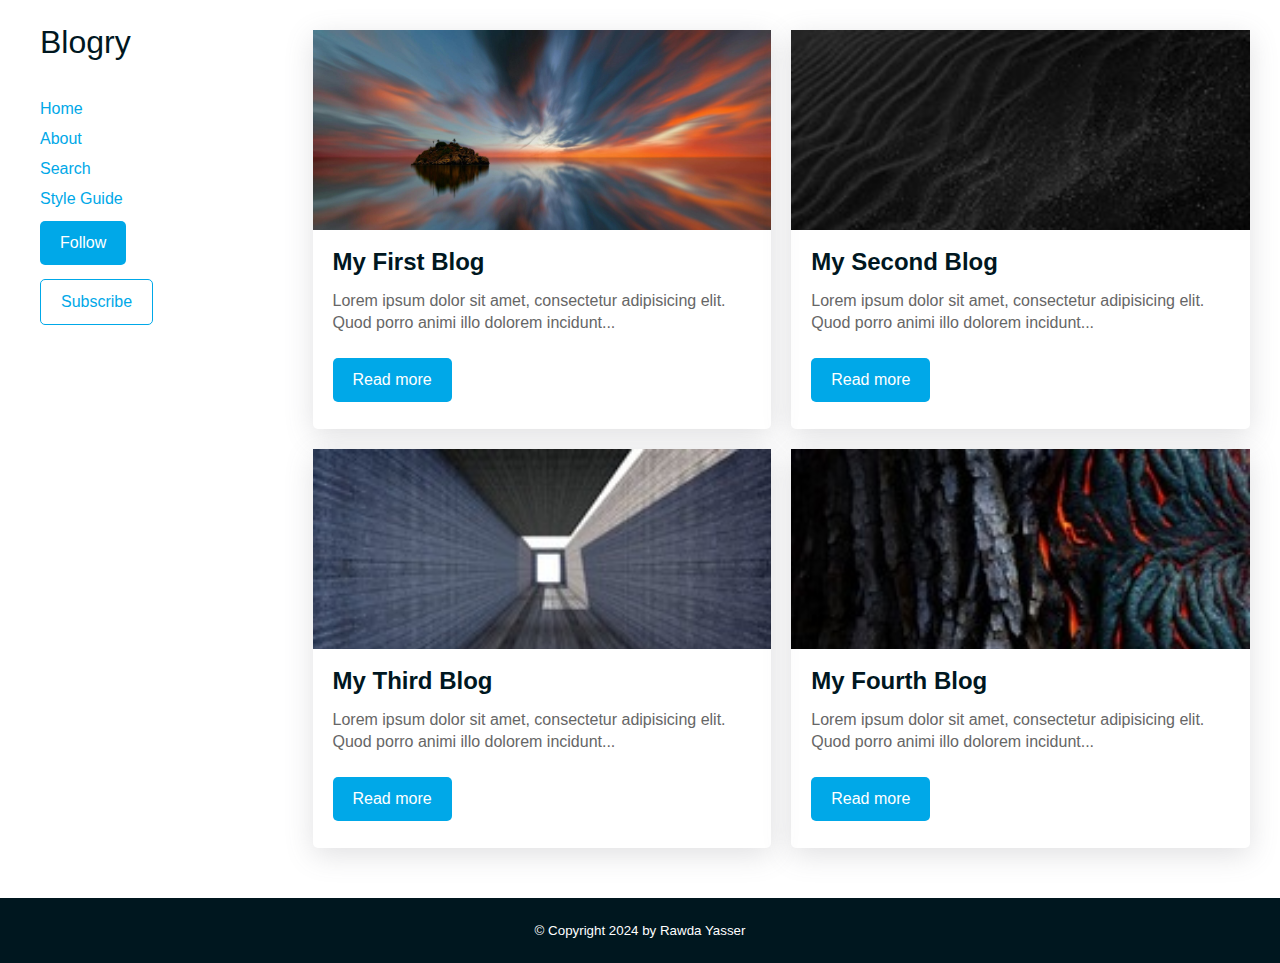
<file: index.html>
<!DOCTYPE html>
<html lang="en">

<head>
    <meta charset="UTF-8">
    <meta http-equiv="X-UA-Compatible" content="IE=edge">
    <meta name="viewport" content="width=device-width, initial-scale=1.0">
    <title>Blogry | Home</title>
    <link rel="stylesheet" href="./styles/index.css">
</head>

<body>
    <div class="grid-container">
        <div class="side-bar">
            <h1 class="brand">Blogry</h1>
            <nav>
                <ul>
                    <div class="nav-links">
                        <li>
                            <a href="#">Home</a>
                        </li>
                        <li>
                            <a href="#">About</a>
                        </li>
                        <li>
                            <a href="#">Search</a>
                        </li>
                        <li>
                            <a href="style-guide.html">Style Guide</a>
                        </li>
                    </div>
                    <div class="social">
                        <li>
                            <a href="#" class="btn btn-primary">Follow</a>
                        </li>
                        <li>
                            <a href="#" class="btn btn-outline">Subscribe</a>
                        </li>
                    </div>
                </ul>
            </nav>
        </div>
        <main class="flex-container">
            <article class="card" id="article-1">
                <div class="card-thumbnail"></div>
                <div class="card-content">
                    <h2>My First Blog</h2>

                    <p>
                        Lorem ipsum dolor sit amet, consectetur adipisicing elit. Quod porro animi illo dolorem
                        incidunt...
                    </p>
                    <a href="./blog-post.html" class="btn btn-primary">Read more</a>
                </div>
            </article>
            <article class="card" id="article-2">
                <div class="card-thumbnail"></div>
                <div class="card-content">
                    <h2>My Second Blog</h2>

                    <p>
                        Lorem ipsum dolor sit amet, consectetur adipisicing elit. Quod porro animi illo dolorem
                        incidunt...
                    </p>
                    <a href="./blog-post.html" class="btn btn-primary">Read more</a>
                </div>
            </article>
            <article class="card" id="article-3">
                <div class="card-thumbnail"></div>
                <div class="card-content">
                    <h2>My Third Blog</h2>

                    <p>
                        Lorem ipsum dolor sit amet, consectetur adipisicing elit. Quod porro animi illo dolorem
                        incidunt...
                    </p>
                    <a href="./blog-post.html" class="btn btn-primary">Read more</a>
                </div>
            </article>
            <article class="card" id="article-4">
                <div class="card-thumbnail"></div>
                <div class="card-content">
                    <h2>My Fourth Blog</h2>

                    <p>
                        Lorem ipsum dolor sit amet, consectetur adipisicing elit. Quod porro animi illo dolorem
                        incidunt...
                    </p>
                    <a href="./blog-post.html" class="btn btn-primary">Read more</a>
                </div>
            </article>
        </main>
    </div>
    <footer>
        <small>© Copyright 2024 by Rawda Yasser</small>
    </footer>
</body>

</html>
</file>
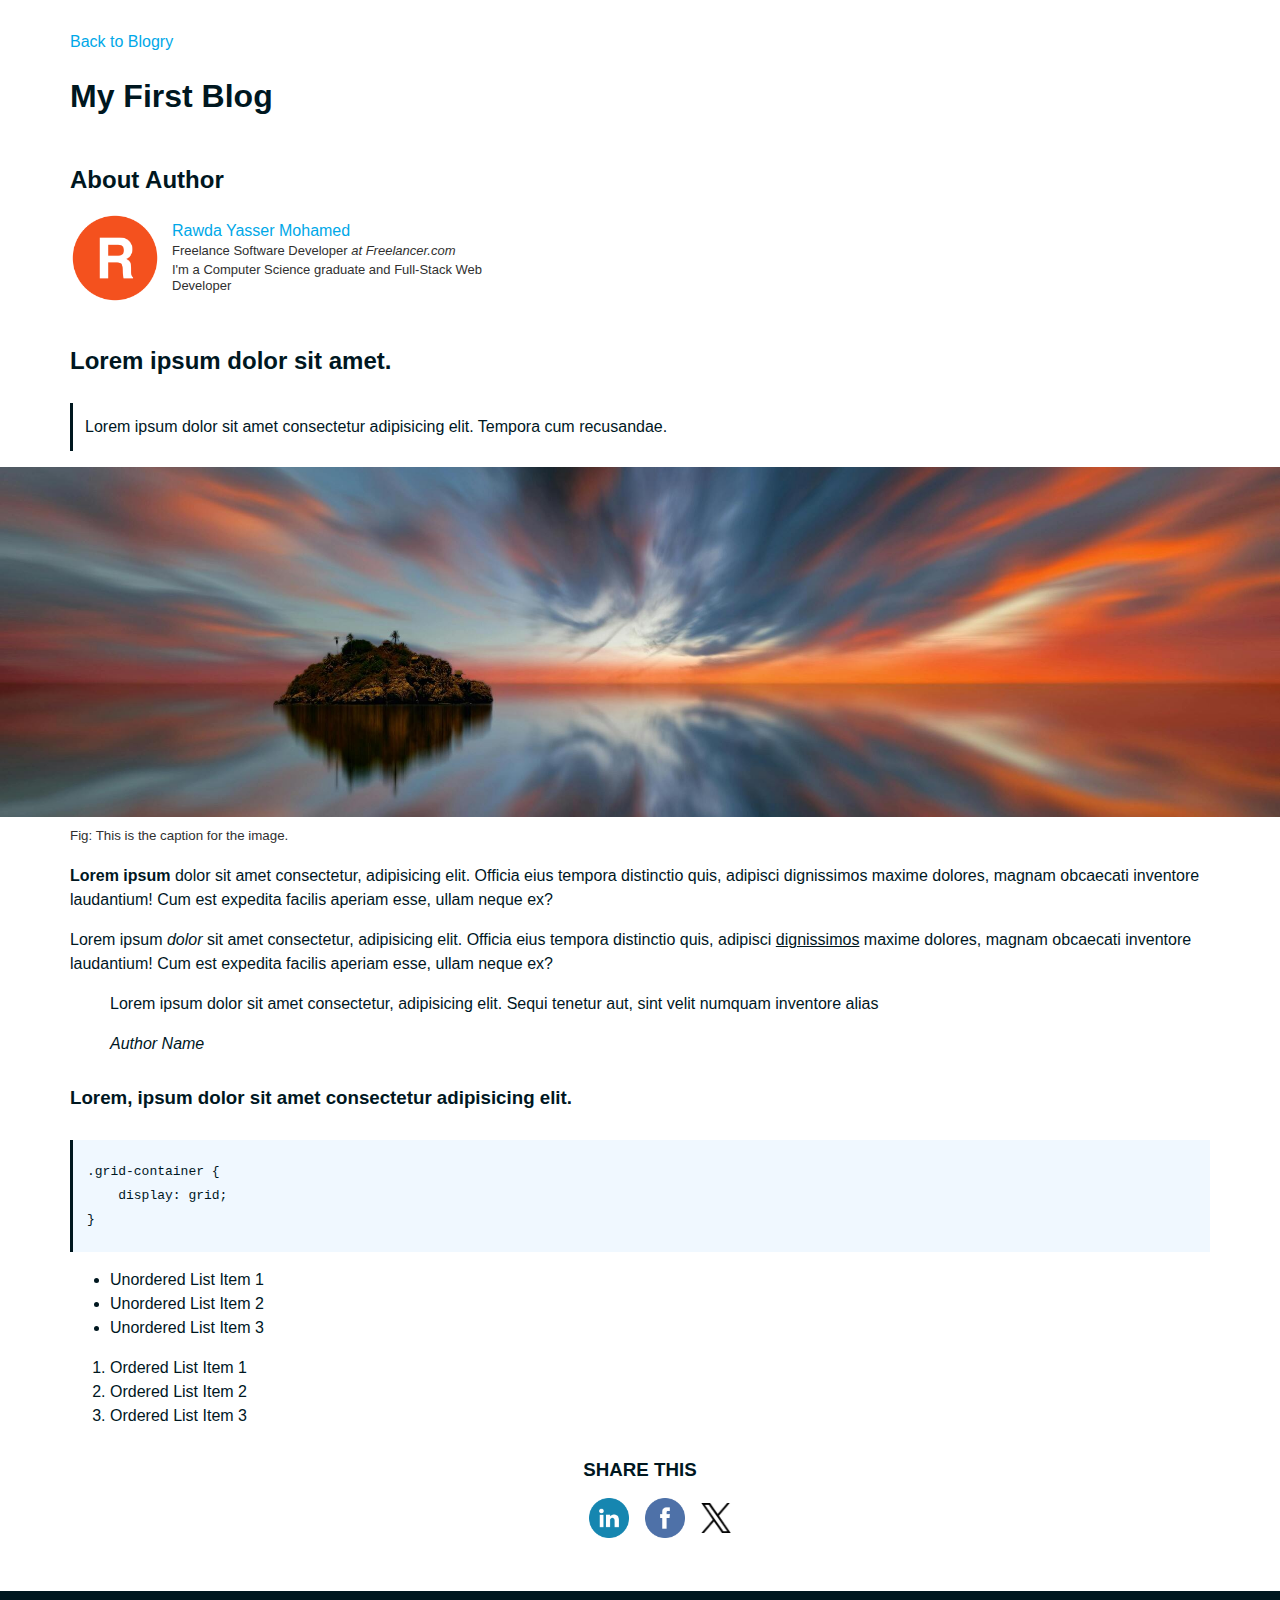
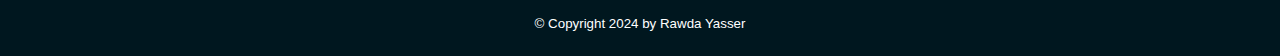
<file: blog-post.html>
<!DOCTYPE html>
<html lang="en">

<head>
    <meta charset="UTF-8">
    <meta http-equiv="X-UA-Compatible" content="IE=edge">
    <meta name="viewport" content="width=device-width, initial-scale=1.0">
    <link rel="stylesheet" href="./styles/blog-post.css">
    <title>Blogry | My First Blog</title>

</head>

<body>
    <a href="./index.html">Back to Blogry</a>
    <h1>My First Blog</h1>
    <h2 class="about-author">About Author</h2>
    <div class="avatar-container">

        <img src="assets/R-letter.png" alt="Rawda Yasser Author thumbnail" width="90" height="90">
        <div class="avatar-description-container">
            <a href="#" class="author-name">Rawda Yasser Mohamed</a>
            <p class="author-title">Freelance Software Developer <span class="author-company">at Freelancer.com</span>
            </p>

            <p class="author-bio">I'm a Computer Science graduate and Full-Stack Web Developer</p>

        </div>
    </div>
    <main>
        <h2>Lorem ipsum dolor sit amet.</h2>
        <p class="border-left">Lorem ipsum dolor sit amet consectetur adipisicing elit. Tempora cum recusandae.</p>
        <figure class="bg-abstract-container">
            <div class="bg-abstract"></div>
            <figcaption class="caption">Fig: This is the caption for the image.</figcaption>
        </figure>
        <p><span class="bold">Lorem ipsum</span> dolor sit amet consectetur, adipisicing elit. Officia eius tempora
            distinctio quis, adipisci
            dignissimos maxime dolores, magnam obcaecati inventore laudantium! Cum est expedita facilis aperiam esse,
            ullam neque ex?</p>
        <p>Lorem ipsum <span class="italic">dolor</span> sit amet consectetur, adipisicing elit. Officia eius tempora
            distinctio quis, adipisci
            <u class="underlined">dignissimos</u> maxime dolores, magnam obcaecati inventore laudantium! Cum est
            expedita facilis aperiam esse,
            ullam neque ex?
        </p>
        <blockquote>
            <p>Lorem ipsum dolor sit amet consectetur, adipisicing elit. Sequi tenetur aut, sint velit numquam inventore
                alias</p>

            <cite>Author Name</cite>
        </blockquote>
        <h3>Lorem, ipsum dolor sit amet consectetur adipisicing elit.</h3>
        <code>
        <pre>
.grid-container {
    display: grid;
}
</pre>
        </code>

        <ul>
            <li>Unordered List Item 1</li>
            <li>Unordered List Item 2</li>
            <li>Unordered List Item 3</li>
        </ul>
        <ol>
            <li>Ordered List Item 1</li>
            <li>Ordered List Item 2</li>
            <li>Ordered List Item 3</li>
        </ol>

        <section class="share">
            <h3>Share This</h3>
            <ul>
                <li class="share-item"><img src="./assets/social-media/linkedin.png" alt="share on linkedin icon"
                        height="40"></li>
                <li class="share-item"><img src="./assets/social-media/facebook.png" alt="share on facebook icon"
                        height="40"></li>
                <li class="share-item"><img src="./assets/social-media/x.png" alt="share on x icon" height="30"></li>
            </ul>
        </section>
    </main>
    <footer>
        <small>© Copyright 2024 by Rawda Yasser</small>
    </footer>
</body>

</html>
</file>
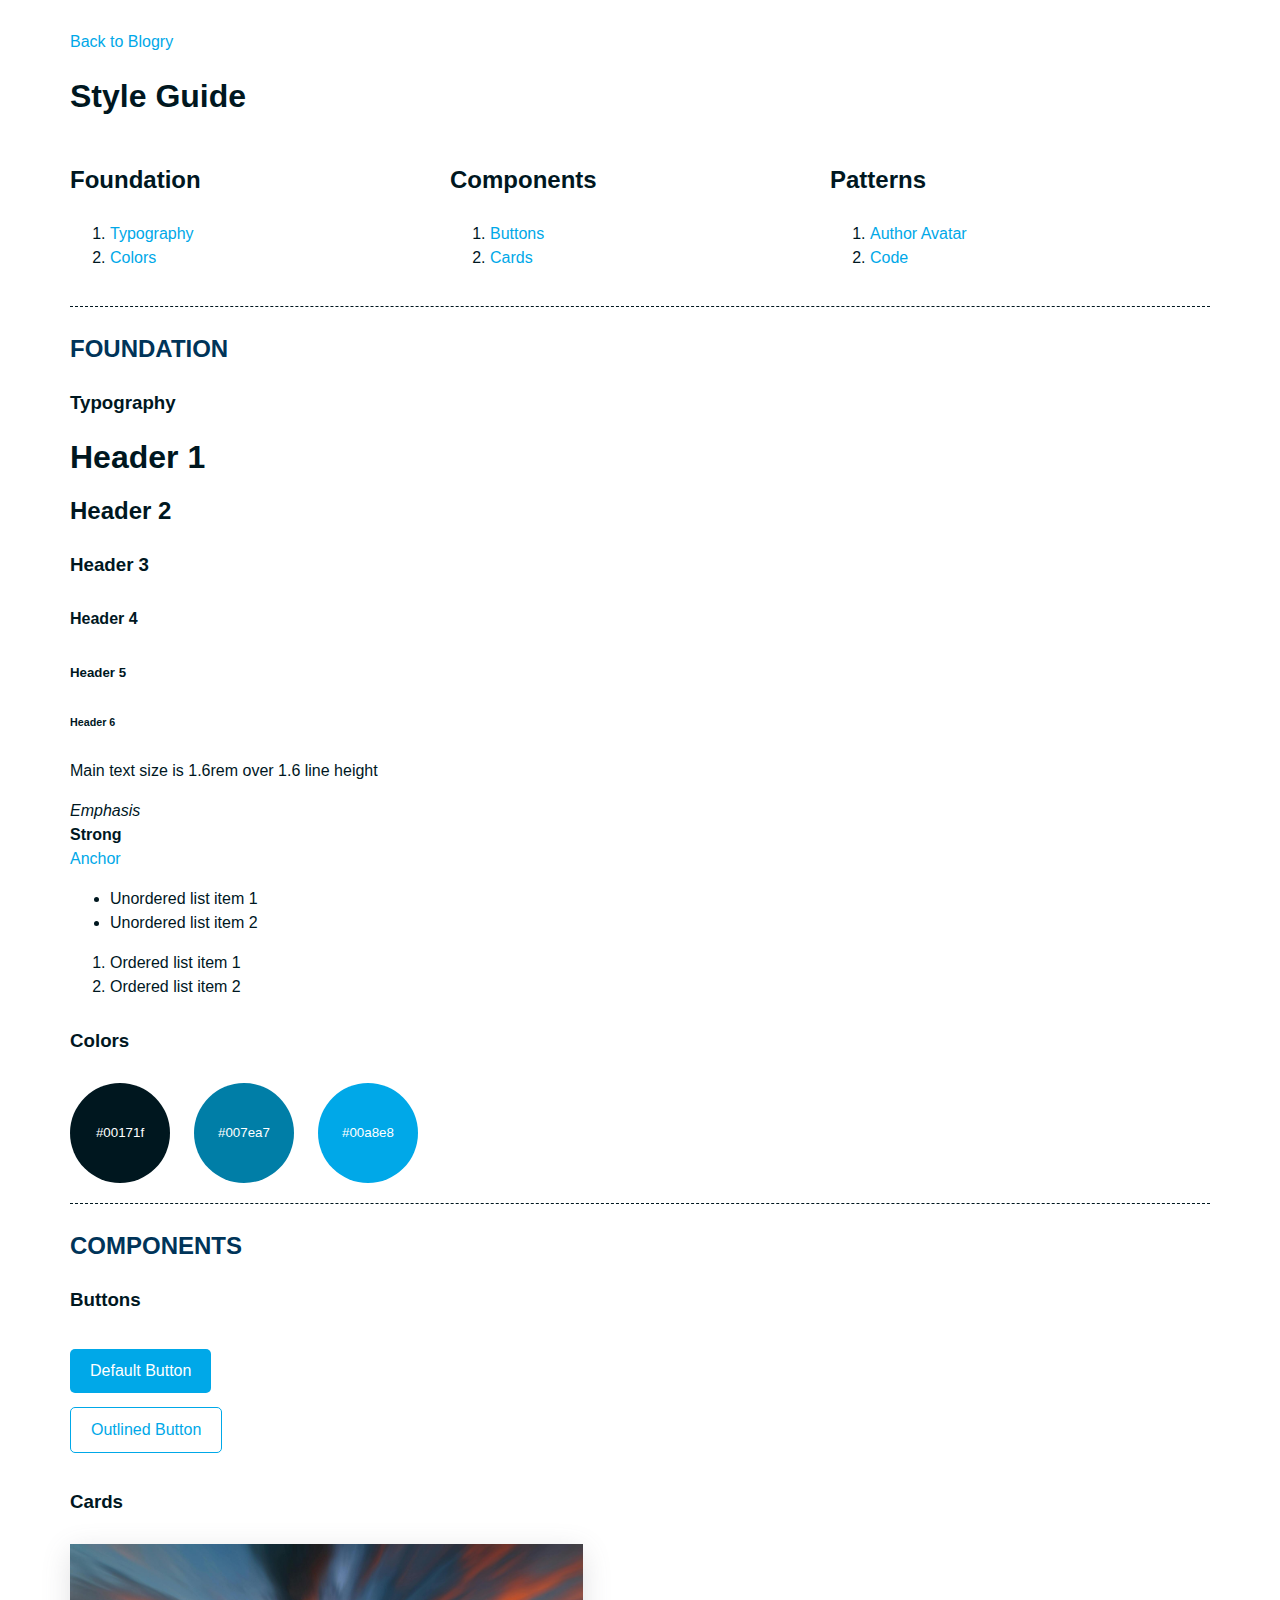
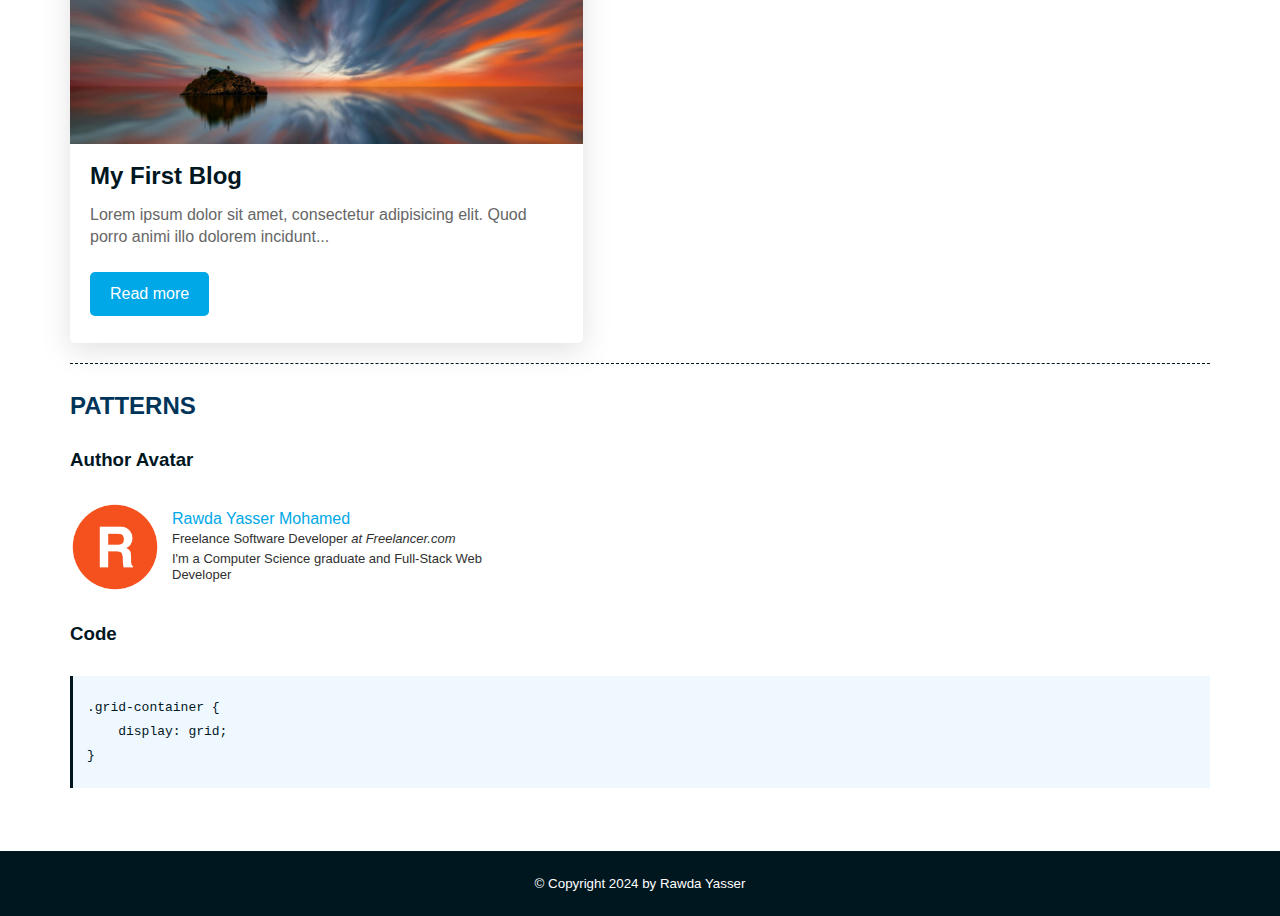
<file: style-guide.html>
<!DOCTYPE html>
<html lang="en">

<head>
    <meta charset="UTF-8">
    <meta http-equiv="X-UA-Compatible" content="IE=edge">
    <meta name="viewport" content="width=device-width, initial-scale=1.0">
    <link rel="stylesheet" href="./styles/style-guide.css">
    <title>Blogry | Style Guide</title>

</head>

<body>
    <a href="./index.html">Back to Blogry</a>
    <h1>Style Guide</h1>
    <div class="header grid-container">
        <section class="header-item">
            <h2>Foundation</h2>
            <ol>
                <li>
                    <a href="#typography">Typography</a>
                </li>
                <li>
                    <a href="#colors">Colors</a>
                </li>
            </ol>
        </section>
        <section class="header-item">
            <h2>Components</h2>
            <ol>
                <li>
                    <a href="#buttons">Buttons</a>
                </li>
                <li>
                    <a href="#cards">Cards</a>
                </li>
            </ol>
        </section>
        <section class="header-item">
            <h2>Patterns</h2>
            <ol>
                <li>
                    <a href="#author-avatar">Author Avatar</a>
                </li>
                <li>
                    <a href="#code">Code</a>
                </li>
            </ol>
        </section>
    </div>
    <main>

        <section class="style-item">
            <h2 class="style-item-header">Foundation</h2>
            <div id="typography">
                <h3>Typography</h3>
                <div class="typography-content">
                    <h1>Header 1</h1>
                    <h2>Header 2</h2>
                    <h3>Header 3</h3>
                    <h4>Header 4</h4>
                    <h5>Header 5</h5>
                    <h6>Header 6</h6>
                    <p>Main text size is 1.6rem over 1.6 line height</p>
                    <em>Emphasis</em>
                    <br>
                    <strong>Strong</strong>
                    <br>
                    <a href="#">Anchor</a>

                    <ul>
                        <li>Unordered list item 1</li>
                        <li>Unordered list item 2</li>
                    </ul>
                    <ol>
                        <li>Ordered list item 1</li>
                        <li>Ordered list item 2</li>
                    </ol>
                </div>
            </div>
            <div id="colors" class="colors-wrap">

                <h3>Colors</h3>
                <div class="colors-container">
                    <div class="colors-item text-color">#00171f</div>
                    <div class="colors-item link-color">#007ea7</div>
                    <div class="colors-item link-hover-color">#00a8e8</div>
                </div>
            </div>
        </section>
        <section class="style-item">
            <h2 class="style-item-header">Components</h2>
            <div class="bottons-wrap" id="buttons">
                <h3>Buttons</h3>
                <div class="bottons-container">
                    <a href="#" class="btn btn-primary">Default Button</a>
                    <br>
                    <a href="#" class="btn btn-outline">Outlined Button</a>
                </div>
            </div>
            <div id="cards">
                <h3>Cards</h3>
                <div class="card-container">
                    <article class="card" id="article-1">
                        <div class="card-thumbnail"></div>
                        <div class="card-content">
                            <h2>My First Blog</h2>

                            <p>
                                Lorem ipsum dolor sit amet, consectetur adipisicing elit. Quod porro animi illo dolorem
                                incidunt...
                            </p>
                            <a href="./blog-post.html" class="btn btn-primary">Read more</a>
                        </div>
                    </article>
                </div>
            </div>
        </section>
        <section class="style-item">
            <h2 class="style-item-header">Patterns</h2>
            <div id="author-avatar">
                <h3>Author Avatar</h3>
                <div class="avatar-container">

                    <img src="assets/R-letter.png" alt="Rawda Yasser Author thumbnail" width="90" height="90">
                    <div class="avatar-description-container">
                        <a href="#" class="author-name">Rawda Yasser Mohamed</a>
                        <p class="author-title">Freelance Software Developer <span class="author-company">at
                                Freelancer.com</span>
                        </p>

                        <p class="author-bio">I'm a Computer Science graduate and Full-Stack Web Developer</p>

                    </div>
                </div>
            </div>
            <div id="code">
                <h3>Code</h3>
                <div class="code-item-container">
                    <code class="code-item">
                        <pre>
.grid-container {
    display: grid;
}
</pre>
                        </code>

                </div>
            </div>
        </section>

    </main>
    <footer>
        <small>© Copyright 2024 by Rawda Yasser</small>
    </footer>
</body>

</html>
</file>
<file: styles/index.css>
@import url(./general.css);
@import url(./footer.css);
@import url(./side-bar.css);

/* General
-----------------------*/

.grid-container {
    display: grid;
    grid-template-columns: 1fr 3fr;
    padding: 30px 30px 0 0;
}

.underlined {
    text-decoration: underline;
}

/* Main
-----------------------*/

.flex-container {
    display: flex;
    flex-wrap: wrap;
    gap: 20px;
    /* margin-top: 20px; */
}

.flex-container article {
    flex: 1 1 40%;
    border-radius: 5px;
    box-shadow: rgba(100, 100, 111, 0.2) 0px 7px 29px 0px;
}

.flex-container .card-content {
    padding: 20px;
}

.card#article-1 .card-thumbnail {
    background-image: url(../assets/abstract.jpg);
    height: 200px;
    width: 100%;
    background-size: cover;
    background-repeat: no-repeat;
}

.card#article-2 .card-thumbnail {
    background-image: url(../assets/abstract-black.jpeg);
    height: 200px;
    width: 100%;
    background-size: cover;
    background-repeat: no-repeat;
}

.card#article-3 .card-thumbnail {
    background-image: url(../assets/abstract-black2.jpeg);
    height: 200px;
    width: 100%;
    background-size: cover;
    background-repeat: no-repeat;
}

.card#article-4 .card-thumbnail {
    background-image: url(../assets/abstract-black3.jpeg);
    height: 200px;
    width: 100%;
    background-size: cover;
    background-repeat: no-repeat;
}

.card h2 {
    margin-top: 0;
    margin-bottom: 14px;
}

.card p {
    color: #666;
    line-height: 1.4;
}

@media screen and (max-width:1000px) {
    .grid-container {
        grid-template-columns: 2fr 6fr;
    }

    .flex-container article {
        flex: 1 1 90%;
    }
}

@media screen and (max-width:900px) {
    .grid-container {
        display: block;
        padding: 20px;
    }

    .flex-container article {
        flex: 1 1 90%;
    }

    .side-bar ul {
        padding-left: 20px;
    }

    .side-bar .nav-links {
        display: flex;
        flex-wrap: wrap;

        /* padding: 0; */
    }

    a {
        padding: 5px 12px;
    }

    .social {
        display: flex;
        flex-flow: row wrap;
        gap: 12px;
        margin-top: 8px;
        padding-left: 12px;
    }
}
</file>
<file: styles/blog-post.css>
@import url(./general.css);
@import url(./footer.css);

body {
    padding: 30px 70px;
}

.bold {
    font-weight: 800;
}

.italic {
    font-style: italic;
}

.underlined {
    text-decoration: underline;
}

.bg-abstract-container {
    width: calc(100vw-140px);
    margin: 0 -70px;
}

.bg-abstract {
    height: 350px;
    background-image: url(../assets/abstract.jpg);
    background-size: cover;
    background-repeat: no-repeat;
    background-position: center;

}

.bg-abstract-container .caption {
    margin: 7px 70px;
}

.caption {
    color: #303030;
    margin-top: 7px;
    font-size: smaller;
}

.about-author {
    margin-bottom: 5px;
}

.avatar-container {
    display: flex;
    align-items: center;
    justify-content: flex-start;
    gap: 10px;
    margin: 16px 0;
}

.avatar-container .author-company {
    font-style: italic;
}

.avatar-description-container {
    display: flex;
    flex-direction: column;
    line-height: 1;
}



.avatar-description-container p {
    margin: 2px;
    color: #303030;
    font-size: small;
    max-width: 90%;
    line-height: 1.2;
}

.author-name {
    margin: 2px;

}


.border-left {
    padding: 12px;
    border-left: 3px solid #00171f;
    ;
}

code pre {
    padding: 20px 14px;
    border-left: 3px solid #00171f;
    background-color: aliceblue;

}

.share {
    margin: 14px 0 7px;
}

.share h3 {
    text-align: center;
    margin-bottom: 0;
    text-transform: uppercase;
}

.share ul {
    display: flex;
    flex-wrap: wrap;
    align-items: center;
    justify-content: center;
    gap: 16px;
    list-style-type: none;
}

.share li img {
    transition: filter 0.3s ease;
}

.share li img:hover {
    filter: brightness(1.3);
    cursor: pointer;
}

footer {
    width: calc(100vw-140px);
    margin: 30px -70px 0;
    flex-shrink: 0;

}

@media screen and (max-width: 510px) {
    .avatar-container {
        flex-direction: column;
        align-items: center;
        justify-content: center;
        text-align: center;
        gap: 10px;
        /* margin: 16px 0; */
    }

    .avatar-container p {
        margin: 2px;
        font-size: small;
        width: 100%;
        line-height: 1.2;
    }

    .avatar-container img {
        width: 120px;
        height: 120px;

    }
}

@media screen and (max-width: 375px) {
    .avatar-container {
        align-items: flex-start;
        justify-content: flex-start;
        text-align: left;
    }

    .avatar-container img {
        width: 80px;
        height: 80px;
    }
}
</file>
<file: styles/style-guide.css>
@import url(./general.css);
@import url(./footer.css);

body {
    padding: 30px 70px;
}

.grid-container {
    display: grid;
    grid-template-columns: repeat(3, 1fr);
}

.header {
    border-bottom: 1px dashed #00171f;
    padding-bottom: 20px;
}

.style-item {
    border-bottom: 1px dashed #00171f;
    padding-bottom: 20px;
}

.style-item:last-of-type {
    border-bottom: none;
}

.style-item-header {
    text-transform: uppercase;
    color: #003459;
}

.colors-container {
    display: flex;
    flex-wrap: wrap;
    gap: 24px;
}

.colors-item {
    height: 100px;
    width: 100px;
    border-radius: 100%;
    display: flex;
    justify-content: center;
    align-items: center;
    color: white;
    font-size: smaller;
}

.text-color {
    background-color: #00171f;
}

.link-color {
    background-color: #007ea7;
}

.link-hover-color {
    background-color: #00a8e8;
}

.btn {
    display: inline-block;
    padding: 10px 20px;
    margin: 7px 0;
    border-radius: 5px;
    transition: all 0.3s ease-in-out;
}

.btn:hover {
    text-decoration: none;
}

.btn.btn-primary {
    background-color: #00a8e8;
    color: white;
}

.btn.btn-primary:hover {
    background-color: #007ea7;

}

.btn.btn-outline {
    color: #00a8e8;
    border: 1px solid #00a8e8;
    background-color: #fff;
}

.btn.btn-outline:hover {
    background-color: #00a8e8;
    border: 1px solid #00a8e8;
    color: #fff;
}

.card-container {
    display: flex;
}

.card {
    flex: 0 1 45%;
    border-radius: 5px;
    box-shadow: rgba(100, 100, 111, 0.2) 0px 7px 29px 0px;
}

.card-content {
    padding: 20px;
}

.card#article-1 .card-thumbnail {
    background-image: url(../assets/abstract.jpg);
    height: 200px;
    width: 100%;
    background-size: cover;
    background-repeat: no-repeat;
}

.card h2 {
    margin-top: 0;
    margin-bottom: 14px;
}

.card p {
    color: #666;
    line-height: 1.4;
}

.avatar-container {
    display: flex;
    align-items: center;
    justify-content: flex-start;
    gap: 10px;
    margin: 16px 0;
}

.avatar-container .author-company {
    font-style: italic;
}

.avatar-description-container {
    display: flex;
    flex-direction: column;
    line-height: 1;
}



.avatar-description-container p {
    margin: 2px;
    color: #303030;
    font-size: small;
    max-width: 90%;
    line-height: 1.2;
}

.author-name {
    margin: 2px;

}


code pre {
    padding: 20px 14px;
    border-left: 3px solid #00171f;
    background-color: aliceblue;
}

footer {
    width: calc(100vw-140px);
    margin: 30px -70px 0;
    flex-shrink: 0;
}

@media screen and (max-width: 670px) {
    .grid-container {
        grid-template-columns: 1fr 1fr;
    }

    .card {
        flex: 1 1 90%;
    }

}

@media screen and (max-width: 510px) {
    .avatar-container {
        flex-direction: column;
        align-items: center;
        justify-content: center;
        text-align: center;
        gap: 10px;
        /* margin: 16px 0; */
    }

    .avatar-container p {
        margin: 2px;
        font-size: small;
        width: 100%;
        line-height: 1.2;
    }

    .avatar-container img {
        width: 120px;
        height: 120px;

    }
}

@media screen and (max-width: 400px) {
    .grid-container {
        grid-template-columns: 1fr;
    }
}


@media screen and (max-width: 375px) {
    .avatar-container {
        align-items: flex-start;
        justify-content: flex-start;
        text-align: left;
    }

    .avatar-container img {
        width: 80px;
        height: 80px;
    }
}
</file>
